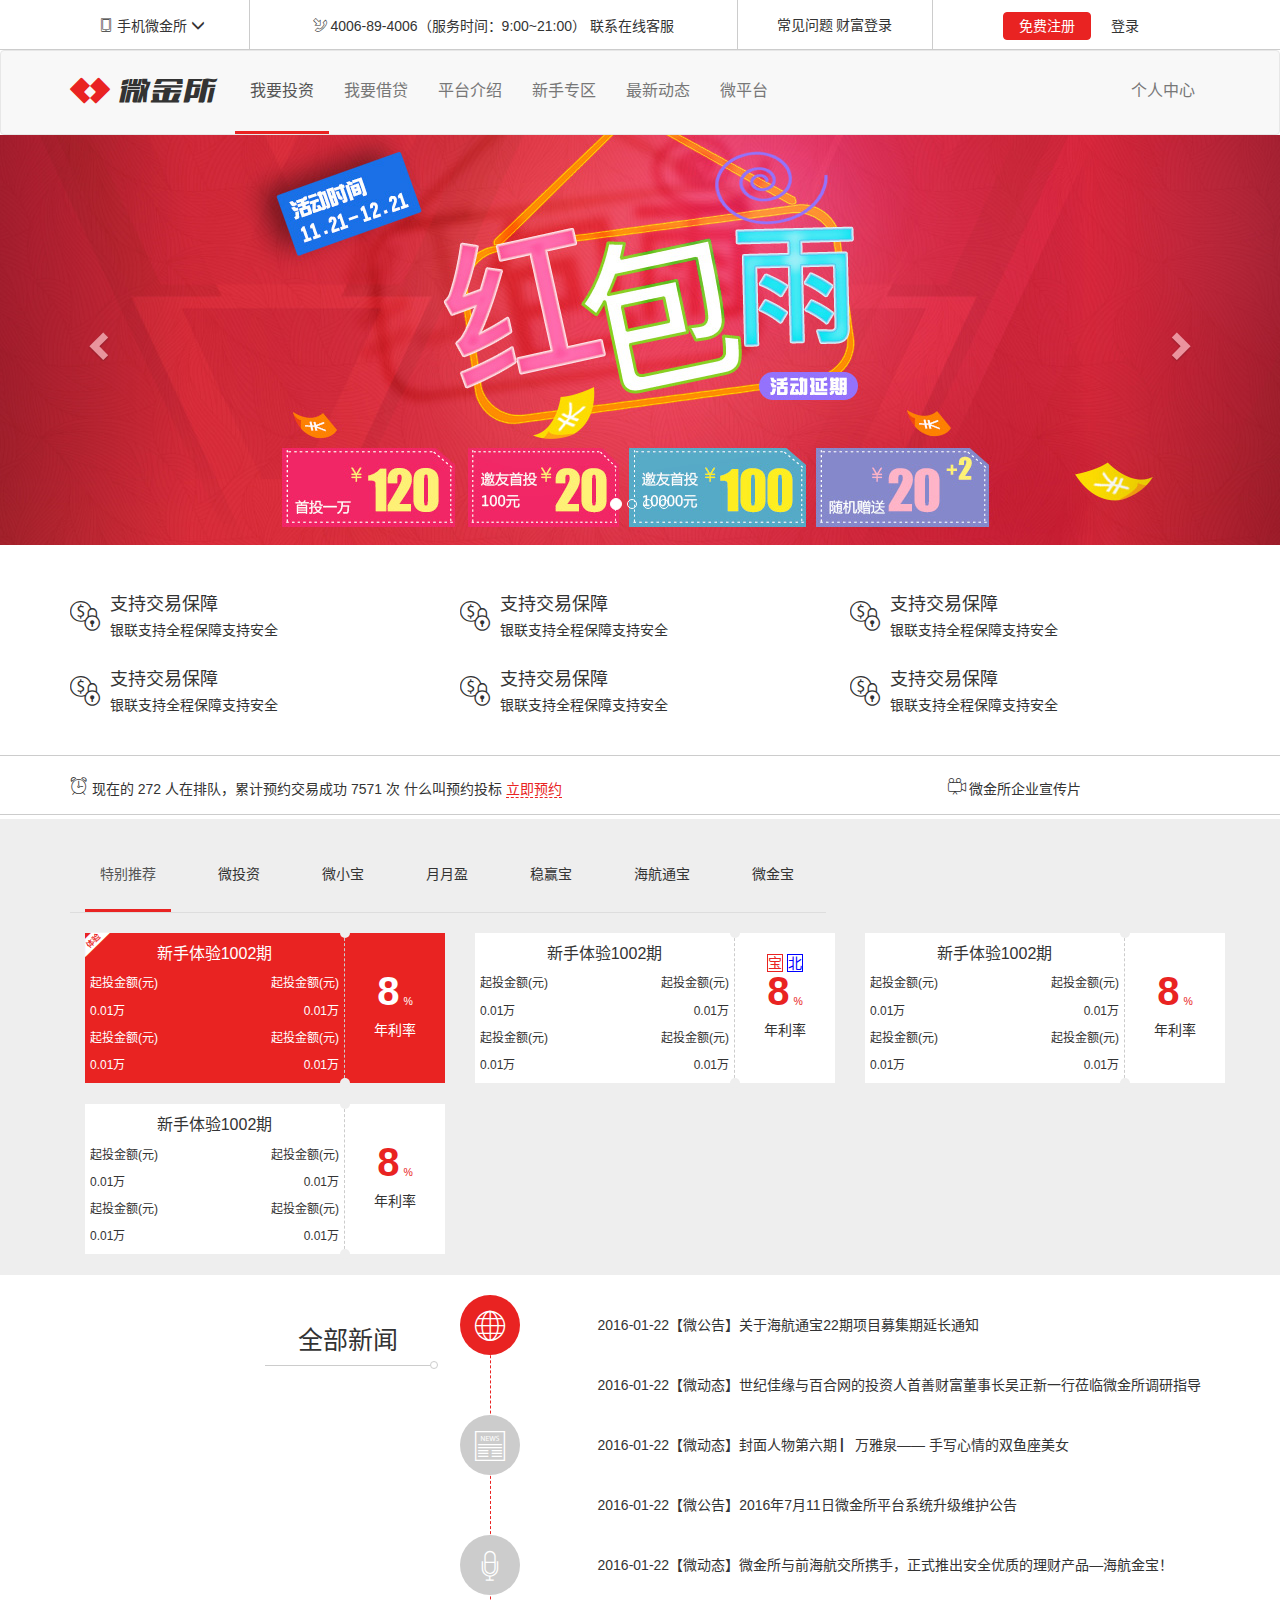
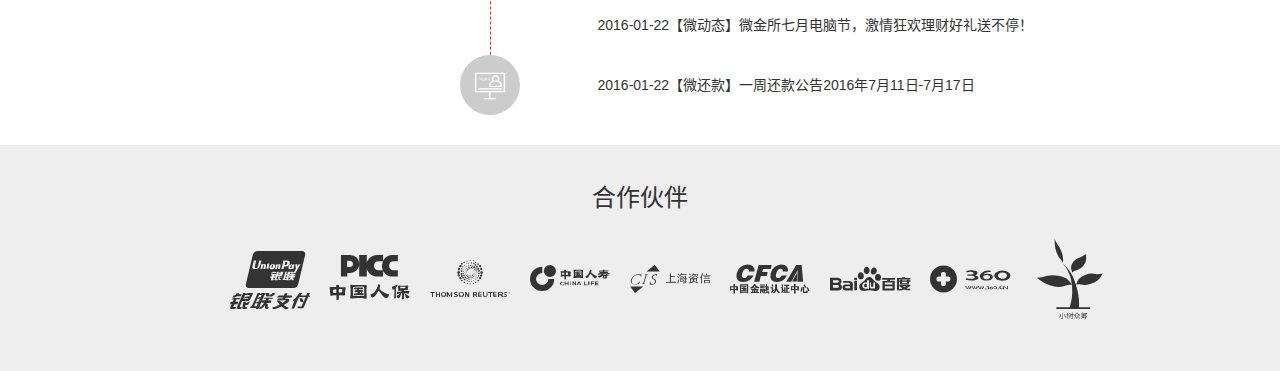
<file: 微金所/index.html>
<!DOCTYPE html>
<html lang="zh-CN">
<head>
    <meta charset="utf-8">
    <meta http-equiv="X-UA-Compatible" content="IE=edge">
    <meta name="viewport" content="width=device-width, initial-scale=1">
    <title>微金所</title>
    <link href="./lib/bootstrap/css/bootstrap.css" rel="stylesheet">
    <link rel="stylesheet/less" href="./css/wjs_index.less">
    <!--[if lt IE 9]>
    <!--html5shiv 是一个针对 IE 浏览器的 HTML5 JavaScript 补丁，目的是让 IE 识别并支持 HTML5 元素。-->
    <script src="./lib/html5shiv/html5shiv.min.js"></script>
    <!--Respond.js用于为 IE6-8 以及其它不支持 CSS3的浏览器提供媒体查询的 min-width 和 max-width 特性，实现响应式网页设计-->
    <script src="./lib/respond/respond.js"></script>
    <script src="./js/less.js"></script>
    <![endif]-->
</head>
<body>
<!--头部块-->
<header class="wjs_header hidden-xs hidden-sm">
    <div class="container">
        <div class="row">
            <div class="col-md-2">
                <a href="javascript:;" class="wjs_code">
                    <span class="wjs_icon wjs_icon_phone"></span>
                    <span>手机微金所</span>
                    <span class="glyphicon glyphicon-menu-down"></span>
                    <img src="images/code.jpg">
                </a>
            </div>
            <div class="col-md-5">
                <span class="wjs_icon wjs_icon_tel"></span>
                <a href="javascript:;">4006-89-4006（服务时间：9:00~21:00） 联系在线客服</a>
            </div>
            <div class="col-md-2">
                <a href="javascript:;">常见问题</a>
                <a href="javascript:;">财富登录</a>
            </div>
            <div class="col-md-3">
                <button type="button" class="btn btn-danger">免费注册</button>
                <button type="button" class="btn btn-link">登录</button>
            </div>
        </div>
    </div>
</header>
<!--导航条-->
<nav class="navbar navbar-default wjs_nav">
        <div class="container">
            <div class="navbar-header">
                <button type="button" class="navbar-toggle collapsed" data-toggle="collapse" data-target="#bs-example-navbar-collapse-1" aria-expanded="false">
                    <span class="sr-only">Toggle navigation</span>
                    <span class="icon-bar"></span>
                    <span class="icon-bar"></span>
                    <span class="icon-bar"></span>
                </button>
                <a class="navbar-brand" href="#">
                    <span class="wjs_icon wjs_icon_logo"></span>
                    <span class="wjs_icon wjs_icon_text"></span>
                </a>
            </div>
            <div class="collapse navbar-collapse" id="bs-example-navbar-collapse-1">
                <ul class="nav navbar-nav hidden-sm">
                    <li class="active"><a href="#">我要投资 <span class="sr-only">(current)</span></a></li>
                    <li><a href="#">我要借贷</a></li>
                    <li><a href="#">平台介绍</a></li>
                    <li><a href="#">新手专区</a></li>
                    <li><a href="#">最新动态</a></li>
                    <li><a href="#">微平台</a></li>
                </ul>
                <ul class="nav navbar-nav navbar-right">
                    <li><a href="#">个人中心</a></li>
                </ul>
            </div>
        </div>
    </nav>
<!--轮播图-->
<div class="wjs_banner">
    <div id="carousel-example-generic" class="carousel slide" data-ride="carousel">
        <!-- Indicators -->
        <ol class="carousel-indicators">
            <li data-target="#carousel-example-generic" data-slide-to="0" class="active"></li>
            <li data-target="#carousel-example-generic" data-slide-to="1"></li>
            <li data-target="#carousel-example-generic" data-slide-to="2"></li>
            <li data-target="#carousel-example-generic" data-slide-to="3"></li>
        </ol>

        <!-- Wrapper for slides -->
        <div class="carousel-inner" role="listbox">
            <div class="item active" data-large-image="./images/slide_01_2000x410.jpg" data-small-image="./images/slide_01_640x340.jpg">
            </div>
            <div class="item" data-large-image="./images/slide_02_2000x410.jpg" data-small-image="./images/slide_02_640x340.jpg">

            </div>
            <div class="item" data-large-image="./images/slide_03_2000x410.jpg" data-small-image="./images/slide_03_640x340.jpg">

            </div>
            <div class="item" data-large-image="./images/slide_04_2000x410.jpg" data-small-image="./images/slide_04_640x340.jpg">

            </div>
        </div>

        <!-- Controls -->
        <a class="left carousel-control" href="#carousel-example-generic" role="button" data-slide="prev">
            <span class="glyphicon glyphicon-chevron-left" aria-hidden="true"></span>
            <span class="sr-only">Previous</span>
        </a>
        <a class="right carousel-control" href="#carousel-example-generic" role="button" data-slide="next">
            <span class="glyphicon glyphicon-chevron-right" aria-hidden="true"></span>
            <span class="sr-only">Next</span>
        </a>
    </div>
</div>
<!--信息块-->
<div class="info hidden-xs">
    <div class="container">
        <div class="row">
            <div class="col-sm-6 col-md-4">
                <a href="javascript:;">
                    <div class="media">
                        <div class="media-left">
                            <span class="wjs_icon wjs_icon_E900"></span>
                        </div>
                        <div class="media-body">
                            <h4 class="media-heading">支持交易保障</h4>
                            <p>银联支持全程保障支持安全</p>
                        </div>
                    </div>
                </a>
            </div>
            <div class="col-sm-6 col-md-4">
                <a href="javascript:;">
                    <div class="media">
                        <div class="media-left">
                            <span class="wjs_icon wjs_icon_E900"></span>
                        </div>
                        <div class="media-body">
                            <h4 class="media-heading">支持交易保障</h4>
                            <p>银联支持全程保障支持安全</p>
                        </div>
                    </div>
                </a>
            </div>
            <div class="col-sm-6 col-md-4">
                <a href="javascript:;">
                    <div class="media">
                        <div class="media-left">
                            <span class="wjs_icon wjs_icon_E900"></span>
                        </div>
                        <div class="media-body">
                            <h4 class="media-heading">支持交易保障</h4>
                            <p>银联支持全程保障支持安全</p>
                        </div>
                    </div>
                </a>
            </div>
            <div class="col-sm-6 col-md-4">
                <a href="javascript:;">
                    <div class="media">
                        <div class="media-left">
                            <span class="wjs_icon wjs_icon_E900"></span>
                        </div>
                        <div class="media-body">
                            <h4 class="media-heading">支持交易保障</h4>
                            <p>银联支持全程保障支持安全</p>
                        </div>
                    </div>
                </a>
            </div>
            <div class="col-sm-6 col-md-4">
                <a href="javascript:;">
                    <div class="media">
                        <div class="media-left">
                            <span class="wjs_icon wjs_icon_E900"></span>
                        </div>
                        <div class="media-body">
                            <h4 class="media-heading">支持交易保障</h4>
                            <p>银联支持全程保障支持安全</p>
                        </div>
                    </div>
                </a>
            </div>
            <div class="col-sm-6 col-md-4">
                <a href="javascript:;">
                    <div class="media">
                        <div class="media-left">
                            <span class="wjs_icon wjs_icon_E900"></span>
                        </div>
                        <div class="media-body">
                            <h4 class="media-heading">支持交易保障</h4>
                            <p>银联支持全程保障支持安全</p>
                        </div>
                    </div>
                </a>
            </div>
        </div>
    </div>
</div>
<!--预约块-->
<div class="wjs_reverse hidden-xs">
    <div class="container">
        <div class="row">
            <div class="col-sm-9">
                <span class="wjs_icon wjs_icon_E906"></span>
                现在的 272 人在排队，累计预约交易成功 7571 次
                <a href="javascript:;">什么叫预约投标</a>
                <a href="javascript:;" class="reverse_now">立即预约</a>
            </div>
            <div class="col-sm-3">
                <span class="wjs_icon wjs_icon_E905"></span>
                <a href="javascript:;">微金所企业宣传片</a>
            </div>
        </div>
    </div>
</div>
<!--产品块-->
<div class="product">
    <div class="container">
        <div class="tabs_parent">
            <ul class="nav nav-tabs" role="tablist" id="scroll">
                <li role="presentation" class="active"><a href="#home" aria-controls="home" role="tab" data-toggle="tab">特别推荐</a></li>
                <li role="presentation"><a href="#p2" aria-controls="p2" role="tab" data-toggle="tab">微投资</a></li>
                <li role="presentation"><a href="#p3" aria-controls="p3" role="tab" data-toggle="tab">微小宝</a></li>
                <li role="presentation"><a href="#p4" aria-controls="p4" role="tab" data-toggle="tab">月月盈</a></li>
                <li role="presentation"><a href="#p5" aria-controls="p5" role="tab" data-toggle="tab">稳赢宝</a></li>
                <li role="presentation"><a href="#p6" aria-controls="p6" role="tab" data-toggle="tab">海航通宝</a></li>
                <li role="presentation"><a href="#p7" aria-controls="p7" role="tab" data-toggle="tab">微金宝</a></li>
            </ul>
        </div>

        <div class="tab-content">
            <div role="tabpanel" class="tab-pane active" id="home">
                <div class="container">
                    <div class="row">
                        <div class="col-xs-12 col-sm-6 col-md-4">
                            <div class="wjs_pBox active">
                                <div class="wjs_pLeft">
                                    <p>新手体验1002期</p>
                                    <div class="row">
                                        <div class="col-xs-6">
                                            <p>起投金额(元)</p>
                                            <p>0.01万</p>
                                        </div>
                                        <div class="col-xs-6">
                                            <p>起投金额(元)</p>
                                            <p>0.01万</p>
                                        </div>
                                        <div class="col-xs-6">
                                            <p>起投金额(元)</p>
                                            <p>0.01万</p>
                                        </div>
                                        <div class="col-xs-6">
                                            <p>起投金额(元)</p>
                                            <p>0.01万</p>
                                        </div>
                                    </div>
                                </div>
                                <div class="wjs_pRight">
                                    <b>8</b>
                                    <sub>%</sub>
                                    <p>年利率</p>
                                </div>
                            </div>
                        </div>
                        <div class="col-xs-12 col-sm-6 col-md-4">
                            <div class="wjs_pBox">
                                <div class="wjs_pLeft">
                                    <p>新手体验1002期</p>
                                    <div class="row">
                                        <div class="col-xs-6">
                                            <p>起投金额(元)</p>
                                            <p>0.01万</p>
                                        </div>
                                        <div class="col-xs-6">
                                            <p>起投金额(元)</p>
                                            <p>0.01万</p>
                                        </div>
                                        <div class="col-xs-6">
                                            <p>起投金额(元)</p>
                                            <p>0.01万</p>
                                        </div>
                                        <div class="col-xs-6">
                                            <p>起投金额(元)</p>
                                            <p>0.01万</p>
                                        </div>
                                    </div>
                                </div>
                                <div class="wjs_pRight">
                                    <div class="wjs_tip">
                                        <span data-toggle="tooltip" data-placement="top" title="微金宝">宝</span>
                                        <span data-toggle="tooltip" data-placement="top" title="北京市">北</span>
                                    </div>
                                    <b>8</b>
                                    <sub>%</sub>
                                    <p>年利率</p>
                                </div>
                            </div>
                        </div>
                        <div class="col-xs-12 col-sm-6 col-md-4">
                            <div class="wjs_pBox">
                                <div class="wjs_pLeft">
                                    <p>新手体验1002期</p>
                                    <div class="row">
                                        <div class="col-xs-6">
                                            <p>起投金额(元)</p>
                                            <p>0.01万</p>
                                        </div>
                                        <div class="col-xs-6">
                                            <p>起投金额(元)</p>
                                            <p>0.01万</p>
                                        </div>
                                        <div class="col-xs-6">
                                            <p>起投金额(元)</p>
                                            <p>0.01万</p>
                                        </div>
                                        <div class="col-xs-6">
                                            <p>起投金额(元)</p>
                                            <p>0.01万</p>
                                        </div>
                                    </div>
                                </div>
                                <div class="wjs_pRight">
                                    <b>8</b>
                                    <sub>%</sub>
                                    <p>年利率</p>
                                </div>
                            </div>
                        </div>
                        <div class="col-xs-12 col-sm-6 col-md-4">
                            <div class="wjs_pBox">
                                <div class="wjs_pLeft">
                                    <p>新手体验1002期</p>
                                    <div class="row">
                                        <div class="col-xs-6">
                                            <p>起投金额(元)</p>
                                            <p>0.01万</p>
                                        </div>
                                        <div class="col-xs-6">
                                            <p>起投金额(元)</p>
                                            <p>0.01万</p>
                                        </div>
                                        <div class="col-xs-6">
                                            <p>起投金额(元)</p>
                                            <p>0.01万</p>
                                        </div>
                                        <div class="col-xs-6">
                                            <p>起投金额(元)</p>
                                            <p>0.01万</p>
                                        </div>
                                    </div>
                                </div>
                                <div class="wjs_pRight">
                                    <b>8</b>
                                    <sub>%</sub>
                                    <p>年利率</p>
                                </div>
                            </div>
                        </div>
                    </div>
                </div>
            </div>
            <div role="tabpanel" class="tab-pane" id="p2">2</div>
            <div role="tabpanel" class="tab-pane" id="p3">3</div>
            <div role="tabpanel" class="tab-pane" id="p4">4</div>
            <div role="tabpanel" class="tab-pane" id="p5">5</div>
            <div role="tabpanel" class="tab-pane" id="p6">6</div>
            <div role="tabpanel" class="tab-pane" id="p7">7</div>
        </div>

    </div>
</div>
<!--新闻块-->
<div class="news">
    <div class="container">
        <div class="row">
            <div class="col-md-2 col-md-offset-2">
                <h3 class="wjs_nTitle">全部新闻</h3>
            </div>
            <div class="col-md-1">
                <!--添加虚线边框-->
                <div class="wjs_newsLine hidden-xs hidden-sm"></div>
                <ul class="nav nav-tabs" role="tablist">
                    <li role="presentation" class="active"><a href="#t1" aria-controls="home" role="tab" data-toggle="tab"><span class="wjs_icon wjs_icon_new01"></span></a></li>
                    <li role="presentation"><a href="#t2" aria-controls="profile" role="tab" data-toggle="tab"><span class="wjs_icon wjs_icon_new02"></span></a></li>
                    <li role="presentation"><a href="#t3" aria-controls="messages" role="tab" data-toggle="tab"><span class="wjs_icon wjs_icon_new03"></span></a></li>
                    <li role="presentation"><a href="#t4" aria-controls="settings" role="tab" data-toggle="tab"><span class="wjs_icon wjs_icon_new04"></span></a></li>
                </ul>
            </div>
            <div class="col-md-7">
                <div class="tab-content">
                    <div role="tabpanel" class="tab-pane active" id="t1">
                        <ul class="wjs_newslist">
                            <li>
                                <a href="">
                                    <span class="hidden-xs">2016-01-22</span>【微公告】关于海航通宝22期项目募集期延长通知
                                </a>
                            </li>
                            <li>
                                <a href="">
                                    <span class="hidden-xs">2016-01-22</span>【微动态】世纪佳缘与百合网的投资人首善财富董事长吴正新一行莅临微金所调研指导
                                </a>
                            </li>
                            <li>
                                <a href="">
                                    <span class="hidden-xs">2016-01-22</span>【微动态】封面人物第六期 ▏万雅泉—— 手写心情的双鱼座美女
                                </a>
                            </li>
                            <li>
                                <a href="">
                                    <span class="hidden-xs">2016-01-22</span>【微公告】2016年7月11日微金所平台系统升级维护公告
                                </a>
                            </li>
                            <li>
                                <a href="">
                                    <span class="hidden-xs">2016-01-22</span>【微动态】微金所与前海航交所携手，正式推出安全优质的理财产品—海航金宝！
                                </a>
                            </li>
                            <li>
                                <a href="">
                                    <span class="hidden-xs">2016-01-22</span>【微动态】微金所七月电脑节，激情狂欢理财好礼送不停！
                                </a>
                            </li>
                            <li>
                                <a href="">
                                    <span class="hidden-xs">2016-01-22</span>【微还款】一周还款公告2016年7月11日-7月17日
                                </a>
                            </li>
                        </ul>
                    </div>
                    <div role="tabpanel" class="tab-pane" id="t2">2</div>
                    <div role="tabpanel" class="tab-pane" id="t3">3</div>
                    <div role="tabpanel" class="tab-pane" id="t4">4</div>
                </div>
            </div>
        </div>
    </div>
</div>
<!--合作伙伴-->
<footer class="wjs_partner">
    <div class="container">
        <h3>合作伙伴</h3>
        <ul>
            <li>
                <a href="javascript:;" class="wjs_icon wjs_icon_partner01"></a>
            </li>
            <li>
                <a href="javascript:;" class="wjs_icon wjs_icon_partner02"></a>
            </li>
            <li>
                <a href="javascript:;" class="wjs_icon wjs_icon_partner03"></a>
            </li>
            <li>
                <a href="javascript:;" class="wjs_icon wjs_icon_partner04"></a>
            </li>
            <li>
                <a href="javascript:;" class="wjs_icon wjs_icon_partner05"></a>
            </li>
            <li>
                <a href="javascript:;" class="wjs_icon wjs_icon_partner06"></a>
            </li>
            <li>
                <a href="javascript:;" class="wjs_icon wjs_icon_partner07"></a>
            </li>
            <li>
                <a href="javascript:;" class="wjs_icon wjs_icon_partner08"></a>
            </li>
            <li>
                <a href="javascript:;" class="wjs_icon wjs_icon_partner09"></a>
            </li>
        </ul>
    </div>
</footer>

<script src="./lib/jquery/jquery.js"></script>
<script src="./lib/bootstrap/js/bootstrap.js"></script>
<script src="./js/iscroll.js"></script>
<script src="./js/index.js"></script>
</body>
</html>
</file>
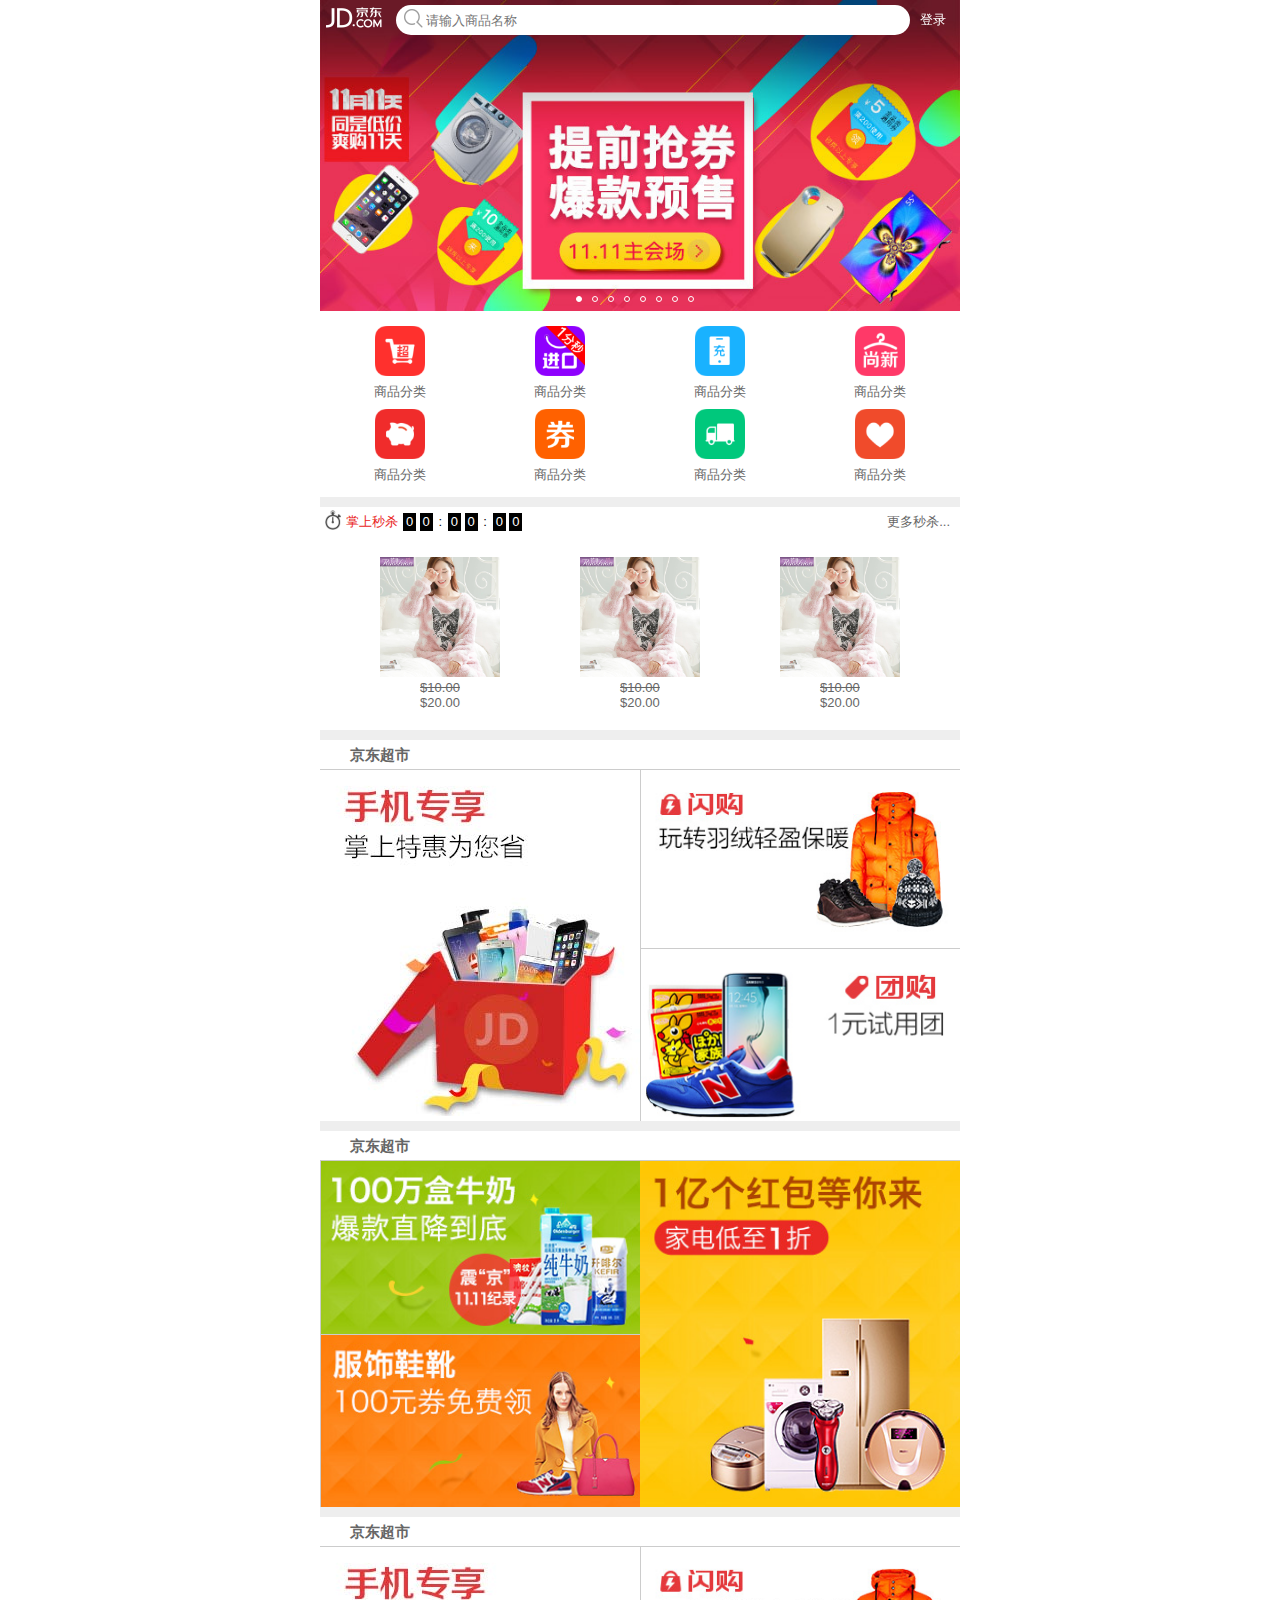
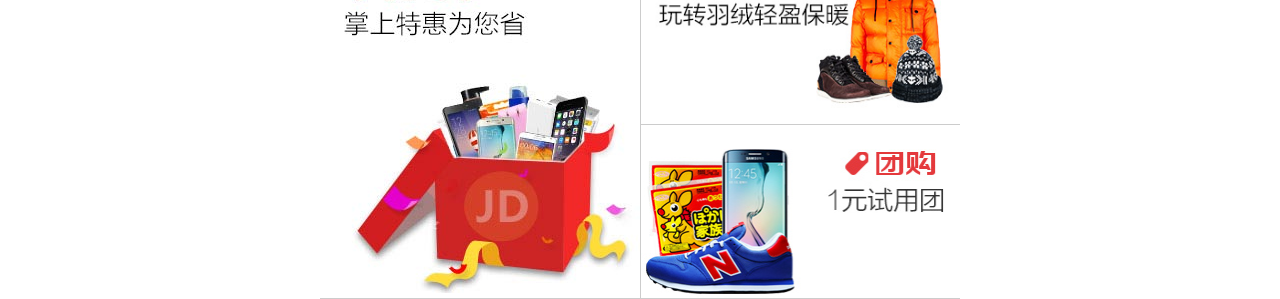
<file: 移动端JD_web/index.html>
<!DOCTYPE html>
<html lang="en">
<head>
    <meta charset="UTF-8">
    <meta name="viewport"
          content="width=device-width, user-scalable=no, initial-scale=1.0, maximum-scale=1.0, minimum-scale=1.0">
    <meta >
    <title>JD_web</title>
    <link rel="stylesheet" href="./css/base.css">
    <link rel="stylesheet" href="./css/index.css">
    <!--<link rel="stylesheet/less" href="./css/index.less">-->
    <!--<script src="js/less.js"></script>-->
</head>
<body>
<div class="js_layout">
    <!--搜索块-->
    <div class="js_search">
        <a href="javascript:;" class="jd_logo"></a>
        <form action="" class="jd_searchBox">
            <input type="text" placeholder="请输入商品名称">
        </form>
        <a href="javascript:;" class="jd_login">登录</a>
    </div>
    <!--轮播图-->
    <div class="js_banner">
        <ul class="jd_bannerImg clearfix">
            <li>
                <a href="javascript:;">
                    <img src="./uploads/l1.jpg" alt="">
                </a>
            </li>
            <li>
                <a href="javascript:;">
                    <img src="./uploads/l2.jpg" alt="">
                </a>
            </li>
            <li>
                <a href="javascript:;">
                    <img src="./uploads/l3.jpg" alt="">
                </a>
            </li>
            <li>
                <a href="javascript:;">
                    <img src="./uploads/l4.jpg" alt="">
                </a>
            </li>
            <li>
                <a href="javascript:;">
                    <img src="./uploads/l5.jpg" alt="">
                </a>
            </li>
            <li>
                <a href="javascript:;">
                    <img src="./uploads/l6.jpg" alt="">
                </a>
            </li>
            <li>
                <a href="javascript:;">
                    <img src="./uploads/l7.jpg" alt="">
                </a>
            </li>
            <li>
                <a href="javascript:;">
                    <img src="./uploads/l8.jpg" alt="">
                </a>
            </li>
        </ul>
        <ul class="jd_indicator">
            <li class="active"></li>
            <li></li>
            <li></li>
            <li></li>
            <li></li>
            <li></li>
            <li></li>
            <li></li>
        </ul>
    </div>
    <!--导航栏-->
    <div class="jd_nav">
        <ul class="clearfix">
            <li>
                <a href="javascript:;">
                    <img src="./images/nav_1.png" alt="">
                    <p>商品分类</p>
                </a>
            </li>
            <li>
                <a href="javascript:;">
                    <img src="./images/nav_2.png" alt="">
                    <p>商品分类</p>
                </a>
            </li>
            <li>
                <a href="javascript:;">
                    <img src="./images/nav_3.png" alt="">
                    <p>商品分类</p>
                </a>
            </li>
            <li>
                <a href="javascript:;">
                    <img src="./images/nav_4.png" alt="">
                    <p>商品分类</p>
                </a>
            </li>
            <li>
                <a href="javascript:;">
                    <img src="./images/nav_5.png" alt="">
                    <p>商品分类</p>
                </a>
            </li>
            <li>
                <a href="javascript:;">
                    <img src="./images/nav_6.png" alt="">
                    <p>商品分类</p>
                </a>
            </li>
            <li>
                <a href="javascript:;">
                    <img src="./images/nav_7.png" alt="">
                    <p>商品分类</p>
                </a>
            </li>
            <li>
                <a href="javascript:;">
                    <img src="./images/nav_8.png" alt="">
                    <p>商品分类</p>
                </a>
            </li>
        </ul>
    </div>
    <!--产品块-->
    <div class="jd_product">
        <div class="jd_productBox jd_sk clearfix">
            <div class="jd_pTip">
                <div class="jd_left">
                    <span class="jd_icon"></span>
                    <span class="jd_text">掌上秒杀</span>
                    <div class="jd_time">
                        <span>0</span>
                        <span>0</span>
                        <span>:</span>
                        <span>0</span>
                        <span>0</span>
                        <span>:</span>
                        <span>0</span>
                        <span>0</span>
                    </div>
                </div>
                <div class="jd_right">
                    更多秒杀...
                </div>
            </div>
            <div class="jd_pContent clearfix">
                <ul>
                    <li>
                        <a href="javascript:;">
                            <img src="./uploads/detail01.jpg" alt="">
                            <p><del>$10.00</del></p>
                            <p>$20.00</p>
                        </a>
                    </li>
                    <li>
                        <a href="javascript:;">
                            <img src="./uploads/detail01.jpg" alt="">
                            <p><del>$10.00</del></p>
                            <p>$20.00</p>
                        </a>
                    </li>
                    <li>
                        <a href="javascript:;">
                            <img src="./uploads/detail01.jpg" alt="">
                            <p><del>$10.00</del></p>
                            <p>$20.00</p>
                        </a>
                    </li>
                </ul>
            </div>
        </div>
        <div class="jd_productBox">
            <div class="jd_pTip">
                <h3>京东超市</h3>
            </div>
            <div class="jd_pContent clearfix">
                <a href="javascript:;" class="a_50">
                    <img src="./uploads/cp1.jpg" alt="">
                </a>
                <a href="javascript:;" class="a_50 b_left b_bottom">
                    <img src="./uploads/cp2.jpg" alt="">
                </a>
                <a href="javascript:;" class="a_50 b_left">
                    <img src="./uploads/cp3.jpg" alt="">
                </a>
            </div>
        </div>
        <div class="jd_productBox">
            <div class="jd_pTip">
                <h3>京东超市</h3>
            </div>
            <div class="jd_pContent clearfix">
                <a href="javascript:;" class="a_50 f_right">
                    <img src="./uploads/cp4.jpg" alt="">
                </a>
                <a href="javascript:;" class="a_50 b_left b_bottom">
                    <img src="./uploads/cp5.jpg" alt="">
                </a>
                <a href="javascript:;" class="a_50 b_left">
                    <img src="./uploads/cp6.jpg" alt="">
                </a>
            </div>
        </div>
        <div class="jd_productBox">
            <div class="jd_pTip">
                <h3>京东超市</h3>
            </div>
            <div class="jd_pContent clearfix">
                <a href="javascript:;" class="a_50">
                    <img src="./uploads/cp1.jpg" alt="">
                </a>
                <a href="javascript:;" class="a_50 b_left b_bottom">
                    <img src="./uploads/cp2.jpg" alt="">
                </a>
                <a href="javascript:;" class="a_50 b_left">
                    <img src="./uploads/cp3.jpg" alt="">
                </a>
            </div>
        </div>
    </div>

</div>
<script src="./js/zepto.js"></script>
<script src="js/index.js"></script>
</body>
</html>
</file>
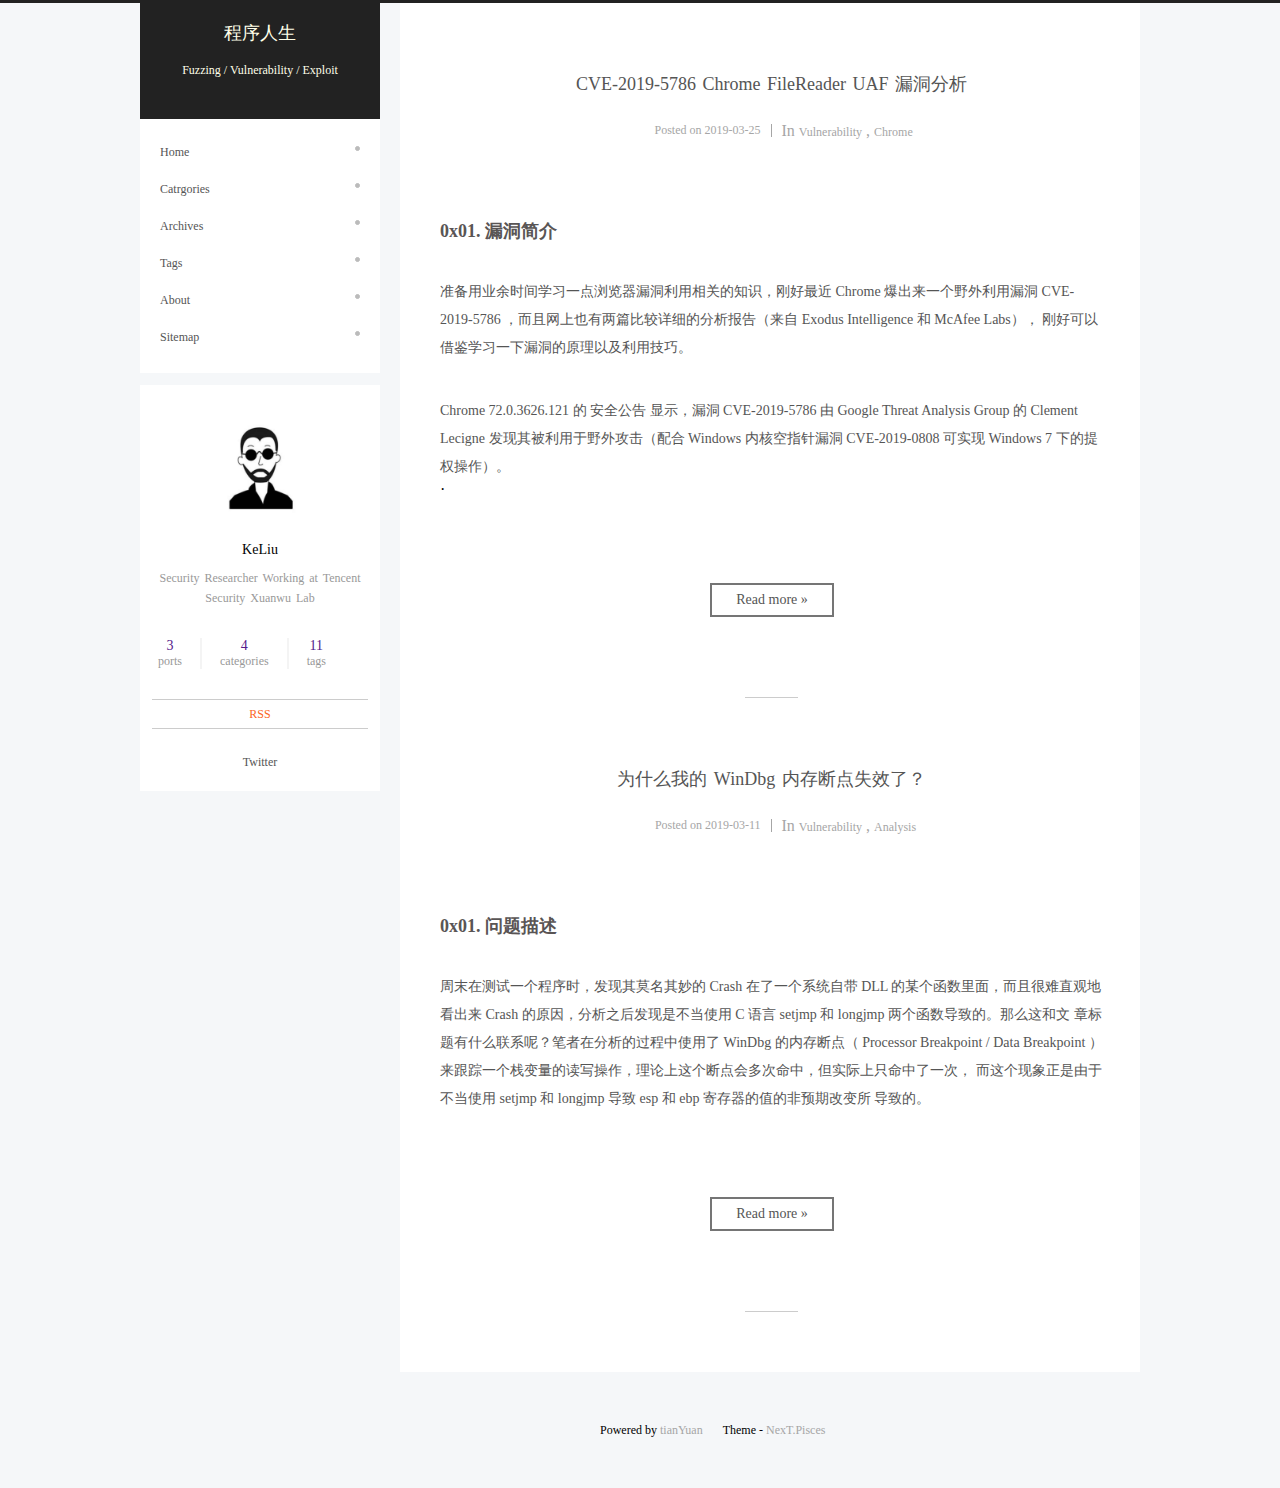
<file: 程序人生/index.html>
<!DOCTYPE html>
<html lang="en">
<head>
    <meta charset="UTF-8">
    <title>程序人生</title>
    <link rel="stylesheet" href="css/style1.css">
    <link rel="shortcut icon" href="favicon.ico"  type="image/x-icon"/>
</head>
<body>
    <div class="top"></div>
    <div class="w">
        <div class="banner_left">
            <div class="first">
                <div class="logo">
                    <span><a href="">程序人生</a></span>
                    <p>Fuzzing / Vulnerability / Exploit</p>
                </div>
                <div class="content">
                    <ul>
                        <li><i></i><a href="#">Home<span></span></a></li>
                        <li><a href="#">Catrgories<span></span></a></li>
                        <li><a href="#">Archives<span></span></a></li>
                        <li><a href="#">Tags<span></span></a></li>
                        <li><a href="#">About<span></span></a></li>
                        <li><a href="#">Sitemap<span></span></a></li>
                    </ul>
                </div>
            </div>
            <div class="second">
                <img src="images/tou.jpg">
                <!--网名-->
                <p class="name">KeLiu</p>
                <!--个性签名-->
                <p class="autograph">
                    Security Researcher Working at Tencent Security Xuanwu Lab
                </p>
                <div class="detail">
                    <ul>
                        <li><a href=""><span>3</span><p>ports</p></a></li>
                        <li><a href=""><span>4</span><p>categories</p></a></li>
                        <li><a href=""><span>11</span><p>tags</p></a></li>
                    </ul>
                </div>
                <div class="rss">
                    <a href="">RSS</a>
                </div>
                <div class="Twitter">
                    <a href="">Twitter</a>
                </div>
            </div>
        </div>
        <div class="banner_right">
            <div class="text">
                <div class="box">
                    <a href=""><span class="span_text">CVE-2019-5786 Chrome FileReader UAF 漏洞分析</span></a>
                </div>
                <div class="author">
                    <span>Posted on 2019-03-25 </span>
                    <span>In <a href="">Vulnerability</a> , <a href="">Chrome</a></span>
                </div>
                <!--81-->
                <!--224-->
                <div class="text_content">
                    <h4>0x01. 漏洞简介</h4>
                    <div class="text_content_1">
                        <p>准备用业余时间学习一点浏览器漏洞利用相关的知识，刚好最近 Chrome 爆出来一个野外利用漏洞
                            CVE-2019-5786 ，而且网上也有两篇比较详细的分析报告（来自 Exodus Intelligence 和 McAfee Labs），
                            刚好可以借鉴学习一下漏洞的原理以及利用技巧。</p>
                        <p>
                            Chrome 72.0.3626.121 的 安全公告 显示，漏洞 CVE-2019-5786 由 Google Threat Analysis Group 的
                            Clement Lecigne 发现其被利用于野外攻击（配合 Windows 内核空指针漏洞 CVE-2019-0808 可实现
                            Windows 7 下的提权操作）。
                        </p>    ·
                    </div>
                </div>
                <div class="button">
                    <a href="">
                        Read more »
                    </a>
                </div>
                <div class="hr"></div>
            </div>
            <div class="text">
                <div class="box">
                    <a href=""><span class="span_text">为什么我的 WinDbg 内存断点失效了？</span></a>
                </div>
                <div class="author">
                    <span>Posted on 2019-03-11 </span>
                    <span>In <a href="">Vulnerability</a> , <a href="">Analysis</a></span>
                </div>
                <!--81-->
                <!--224-->
                <div class="text_content">
                    <h4>0x01. 问题描述</h4>
                    <div class="text_content_1">
                        <p>周末在测试一个程序时，发现其莫名其妙的 Crash 在了一个系统自带 DLL 的某个函数里面，而且很难直观地
                            看出来 Crash 的原因，分析之后发现是不当使用 C 语言 setjmp 和 longjmp 两个函数导致的。那么这和文
                            章标题有什么联系呢？笔者在分析的过程中使用了 WinDbg 的内存断点（ Processor Breakpoint /
                            Data Breakpoint ）来跟踪一个栈变量的读写操作，理论上这个断点会多次命中，但实际上只命中了一次，
                            而这个现象正是由于不当使用 setjmp 和 longjmp 导致 esp 和 ebp 寄存器的值的非预期改变所
                            导致的。</p>
                    </div>
                </div>
                <div class="button">
                    <a href="">
                        Read more »
                    </a>
                </div>
                <div class="hr"></div>
            </div>
        </div>

    </div>
    <div class="bottom">
        <div class="bottom_content">

            <div class="bottom_content_span">
                <span>Powered by <a href="">tianYuan</a></span>
                <span>Theme - <a href="">NexT.Pisces</a></span>
            </div>
        </div>
    </div>
</body>
</html>
</file>
<file: 移动端JD_web/css/base.css>
html,
body,
input,
ul,
li,
a,
p,
div,
form {
  margin: 0;
  padding: 0;
  box-sizing: border-box;
  -webkit-tap-highlight-color: transparent;
}
body {
  font-family: "微软雅黑", sans-serif;
  font-size: 13px;
}
a,
a:hover {
  color: #666;
  text-decoration: none;
  cursor: pointer;
}
ul {
  list-style: none;
}
input {
  outline: 0;
  border: none;
}
.clearfix::before,
.clearfix::after {
  content: "";
  display: block;
  height: 0;
  line-height: 0;
  clear: both;
  visibility: hidden;
}
</file>
<file: 移动端JD_web/css/index.css>
html,
body,
input,
ul,
li,
a,
p,
div,
form {
  margin: 0;
  padding: 0;
  box-sizing: border-box;
  -webkit-tap-highlight-color: transparent;
}
body {
  font-family: "微软雅黑", sans-serif;
  font-size: 13px;
}
a,
a:hover {
  color: #666;
  text-decoration: none;
  cursor: pointer;
}
ul {
  list-style: none;
}
input {
  outline: 0;
  border: none;
}
.clearfix::before,
.clearfix::after {
  content: "";
  display: block;
  height: 0;
  line-height: 0;
  clear: both;
  visibility: hidden;
}
.js_layout {
  width: 100%;
  max-width: 640px;
  min-width: 320px;
  margin: 0 auto;
  background-color: #eee;
}
.js_layout > .js_search {
  width: 100%;
  height: 40px;
  max-width: 640px;
  position: fixed;
  background-color: rgba(233, 35, 34, 0);
  z-index: 999;
}
.js_layout > .js_search > .jd_logo {
  width: 56px;
  height: 30px;
  position: absolute;
  top: 6px;
  left: 6px;
  background: url("../images/jd-sprites.png");
  background-size: 200px 200px;
  background-position: 0 -108px;
}
.js_layout > .js_search > .jd_login {
  width: 40px;
  height: 40px;
  position: absolute;
  top: 0;
  right: 0;
  line-height: 40px;
  color: #fff;
}
.js_layout > .js_search > .jd_searchBox {
  width: 100%;
  height: 100%;
  padding-left: 76px;
  padding-right: 50px;
}
.js_layout > .js_search > .jd_searchBox > input {
  width: 100%;
  height: 30px;
  padding-left: 30px;
  margin-top: 5px;
  border-radius: 15px;
}
.js_layout > .js_search > .jd_searchBox::before {
  content: "";
  width: 27px;
  height: 23px;
  position: absolute;
  top: 7px;
  left: 80px;
  background: url("../images/jd-sprites.png");
  background-size: 200px 200px;
  background-position: -56px -108px;
}
.js_layout > .js_banner {
  width: 100%;
  overflow: hidden;
  position: relative;
}
.js_layout > .js_banner > .jd_bannerImg {
  width: 1000%;
  position: relative;
}
.js_layout > .js_banner > .jd_bannerImg > li {
  width: 10%;
  float: left;
}
.js_layout > .js_banner > .jd_bannerImg > li img {
  display: block;
  width: 100%;
}
.js_layout > .js_banner > .jd_indicator {
  width: 128px;
  height: 10px;
  position: absolute;
  bottom: 5px;
  left: 50%;
  transform: translateX(-50%);
}
.js_layout > .js_banner > .jd_indicator > li {
  width: 6px;
  height: 6px;
  border-radius: 50%;
  border: 1px solid #fff;
  margin-left: 10px;
  float: left;
}
.js_layout > .js_banner > .jd_indicator > li:first-of-type {
  margin-left: 0;
}
.js_layout > .js_banner > .jd_indicator > li.active {
  background-color: #fff;
}
.js_layout > .jd_nav {
  width: 100%;
  padding: 10px 0;
  background-color: #fff;
}
.js_layout > .jd_nav li {
  width: 25%;
  float: left;
  text-align: center;
  margin-top: 5px;
}
.js_layout > .jd_nav li img {
  width: 50px;
}
.js_layout > .jd_nav li p {
  line-height: 25px;
}
.js_layout > .jd_product {
  width: 100%;
  border-bottom: 1px solid #ccc;
}
.js_layout > .jd_product > .jd_productBox {
  background-color: #fff;
  margin-top: -5px;
}
.js_layout > .jd_product > .jd_productBox > .jd_pTip {
  height: 30px;
  line-height: 30px;
  border-bottom: 1px solid #ccc;
  color: #666;
}
.js_layout > .jd_product > .jd_productBox > .jd_pTip > h3 {
  padding-left: 30px;
}
.js_layout > .jd_product > .jd_productBox > .jd_pContent {
  width: 100%;
}
.js_layout > .jd_product > .jd_productBox > .jd_pContent > .a_50 {
  float: left;
  width: 50%;
  display: block;
}
.js_layout > .jd_product > .jd_productBox > .jd_pContent > .a_50 > img {
  width: 100%;
  display: block;
}
.js_layout > .jd_product > .jd_productBox > .jd_pContent > .b_left {
  border-left: 1px solid #ccc;
}
.js_layout > .jd_product > .jd_productBox > .jd_pContent > .b_bottom {
  border-bottom: 1px solid #ccc;
}
.js_layout > .jd_product > .jd_productBox > .jd_pContent > .b_right {
  border-right: 1px solid #ccc;
}
.js_layout > .jd_product > .jd_productBox > .jd_pContent > .f_right {
  float: right;
}
.js_layout > .jd_product > .jd_sk {
  margin-top: 10px;
}
.js_layout > .jd_product > .jd_sk > .jd_pTip {
  border-bottom: 0;
}
.js_layout > .jd_product > .jd_sk > .jd_pTip > .jd_left > .jd_icon {
  width: 16px;
  height: 20px;
  background-image: url("../images/seckill-icon.png");
  background-size: 16px 20px;
  margin-top: 3px;
  margin-left: 5px;
  float: left;
}
.js_layout > .jd_product > .jd_sk > .jd_pTip > .jd_left > .jd_text {
  color: #e92322;
  float: left;
  margin-left: 5px;
}
.js_layout > .jd_product > .jd_sk > .jd_pTip > .jd_left > .jd_time {
  float: left;
  margin-left: 5px;
}
.js_layout > .jd_product > .jd_sk > .jd_pTip > .jd_left > .jd_time span {
  display: inline-block;
  background-color: #000;
  color: #fff;
  width: 13px;
  height: 18px;
  line-height: 18px;
  text-align: center;
}
.js_layout > .jd_product > .jd_sk > .jd_pTip > .jd_left > .jd_time span:nth-child(3n) {
  background-color: transparent;
  color: #000;
  width: 8px;
}
.js_layout > .jd_product > .jd_sk > .jd_pTip > .jd_right {
  float: right;
  margin-right: 10px;
}
.js_layout > .jd_product > .jd_sk > .jd_pContent {
  padding: 20px;
}
.js_layout > .jd_product > .jd_sk > .jd_pContent ul {
  width: 100%;
}
.js_layout > .jd_product > .jd_sk > .jd_pContent ul li {
  width: 33.33%;
  float: left;
  text-align: center;
}
.js_layout > .jd_product > .jd_sk > .jd_pContent ul li img {
  width: 60%;
}
</file>
<file: 程序人生/css/style1.css>
* {
    margin: 0;
    padding: 0;
}
.w {
   width: 1000px;
    margin: 0 auto;
}
.w:before, .w:after {
    content: " ";
    display: table;
}
.w:after {
    clear: both;
}
body {
    background-color: #f5f7f9;
}
ul {
    list-style: none;
}
a {
    font-size: 12px;
    text-decoration: none;
}
p {
    margin: 0;
    padding: 0;
}


/*开始*/
.top {
    height: 3px;
    background-color: #222222;
}
.banner_left {
    width: 240px;
    height: 790px;
    float: left;
}
.first {
    height: 370px;
    background-color: #ffffff;
}
.logo {
    height: 116px;
    background-color: #222222;
    text-align: center;
    color: #ffffe9;
}
.logo span a{
    display: block;;
    font-size: 18px;
    line-height: 60px;
    color: #ffffe9;
}
.logo p {
    display: block;
    font-size: 12px;
}
.content {
    height: 237px;
    margin-top: 15px;
}
/*.content li:first-child {*/
    /*background-color: #f5f7f9;*/
/*}*/
.content li a {
    display: block;
    height: 37px;
    color: #555555;
    line-height: 37px;
    padding: 0 20px;
    font-size: 12px;
    transition: all 0.3s;
}
.content li a:hover {
    background-color: #f5f7f9;
}
.content a span {
    display: block;
    width: 3px;
    height:3px;
    border: 1px solid #bbbbbb;
    background-color: #bbbbbb;
    border-radius: 50%;
    float: right;
    margin-top: 12px;
}
.second {
    width: 240px;
    height: 406px;
    margin-top: 12px;
    background-color: #ffffff;
}
.second img {
    display: block;
    width: 127px;
    height: 127px;
    padding: 20px 57px 10px 57px;
}
.name {
    text-align: center;
    font-size: 14px;
}
.autograph {
    font-size: 12px;
    color: #999999;
    line-height: 20px;
    text-align: center;
    padding: 10px 12px;
    word-spacing: 2px;
}
.detail {
    height: 41px;
    margin-top: 20px;
}
.detail li {
    float: left;
    display: block;
    padding: 0 18px;
    border-right: 2px solid #f4f4f4;
}
.detail li:last-child {
    border: 0;
}
.detail li a {
    font-size: 14px;
}
.detail a span {
    display: block;
    text-align: center;
}
.detail li a p {
    font-size: 12px;
    color: #999999;
}
.rss {
    height: 28px;
    margin: 20px 12px;
    border-top: 1px solid #cccccc;
    border-bottom: 1px solid #cccccc;
}
.rss a {
    display: block;
    text-align: center;
    line-height: 28px;
    padding: 8px auto;
    color: #fc6423;
}
.Twitter a {
    display: block;
    width: 108px;
    height: 26px;
    line-height: 26px;
    text-align: center;
    margin: auto auto;
    color: #555555;
    transition: all 0.3s;
}
.Twitter a:hover {
    background-color: #cccccc;
}
.banner_right {
    float: right;
    width: 740px;
    margin-left: 20px;
    background-color: #ffffff;
}
.text {
    width: 663px;
    margin: 69px 40px 0 40px;
}
.text h3, p {
    text-align: center;
}
.text h3 {
    display: block;
    height: 30px;
    font-weight: normal;
    font-size: 20px;
    word-spacing: 2px;
    color: #555555;
}
.box {
    height: 30px;
    text-align: center;
    word-spacing: 2px;
}
.box a {
    font-size: 18px;
    color: #555555;
}
.span_text {
    display: inline;
    text-align: center;
    position: relative;
}
.span_text:hover {
    cursor: pointer;
}
.span_text::after {
    position: absolute;
    left: 0;
    top: 120%;
    content: '';
    background-color: #666;
    width: 100%;
    transform: scale(0);
    -webkit-transform: scale(0);
    transition: all .5s;
    -webkit-transition: all .5s;
}
.span_text:hover::after {
    height: 2px;
    -webkit-transform: scale(1);
    transform: scale(1);
}




.author {
    width: 600px;
    height: 37px;
    margin: 10px auto;
    color: #a6a6a6;
}
.author span {
    display: block;
    float: left;
    width: 300px;
    height: 13px;
    line-height: 13px;
    margin: 12px auto;
    padding: 0 10px;
    border-right: 1px solid #a6a6a6;
    box-sizing: border-box;
}
.author span:first-child {
    font-size: 12px;
    text-align: right;
}
.author span:last-child {
    text-align: left;
    border: 0;
}
.author a {
    color: #a6a6a6;
    text-decoration: none;
    transition: all 0.3s;
}
.author a:hover {
    color: #222;
    text-decoration: underline;
}
.text_content {
    margin-top: 70px;
}
.text_content h4 {
    font-size: 18px;
    font-weight: 700;
    color: #595555;
}
.text_content_1 {
    margin-top: 27px;
}
.text_content_1 p {
    display: block;
    width: 663px;
    margin-top: 35px;
    line-height: 28px;
    color: #555555;
    text-align: left;
    font-size: 14px;
}
.button {
    width: 663px;
    margin-left: 270px;
    margin-top: 84px;
}
.button a {
    display: block;
    width: 120px;
    height: 30px;
    line-height: 30px;
    text-align: center;
    font-size: 14px;
    color: #555555;
    border: 2px solid #757575;
    transition: all 0.3s;
}
.button a:hover {
    background-color: #222222;
    color: #ffffff;
}
.hr {
    display: block;
    width: 8%;
    margin: 80px auto 60px;
    height: 1px;
    text-align: center;
    background-color: #cccccc;
}
.bottom {
    width: 100%;
    height: 96px;
    padding-top: 20px;
}
.bottom_content {
    width: 1000px;
    height: 56px;
    margin: 0 auto;
}
.bottom_content p {
    font-size: 14px;
    color: #cccccc;
}
.bottom_content_span {
    width: 400px;
    height: 56px;
    margin: 10px 450px;
}
.bottom_content_span span {
    float: left;
    display: block;
    line-height: 56px;
    font-size: 12px;
    margin: 0 auto;
    padding: 0 10px;
}
.bottom_content_span span:last-child {
    border: 0;
}
.bottom_content_span a {
    color: #a6a6a6;
    text-decoration: none;
    transition: all 0.3s;
}
.bottom_content_span a:hover {
    color: #222;
    text-decoration: underline;
}
</file>
